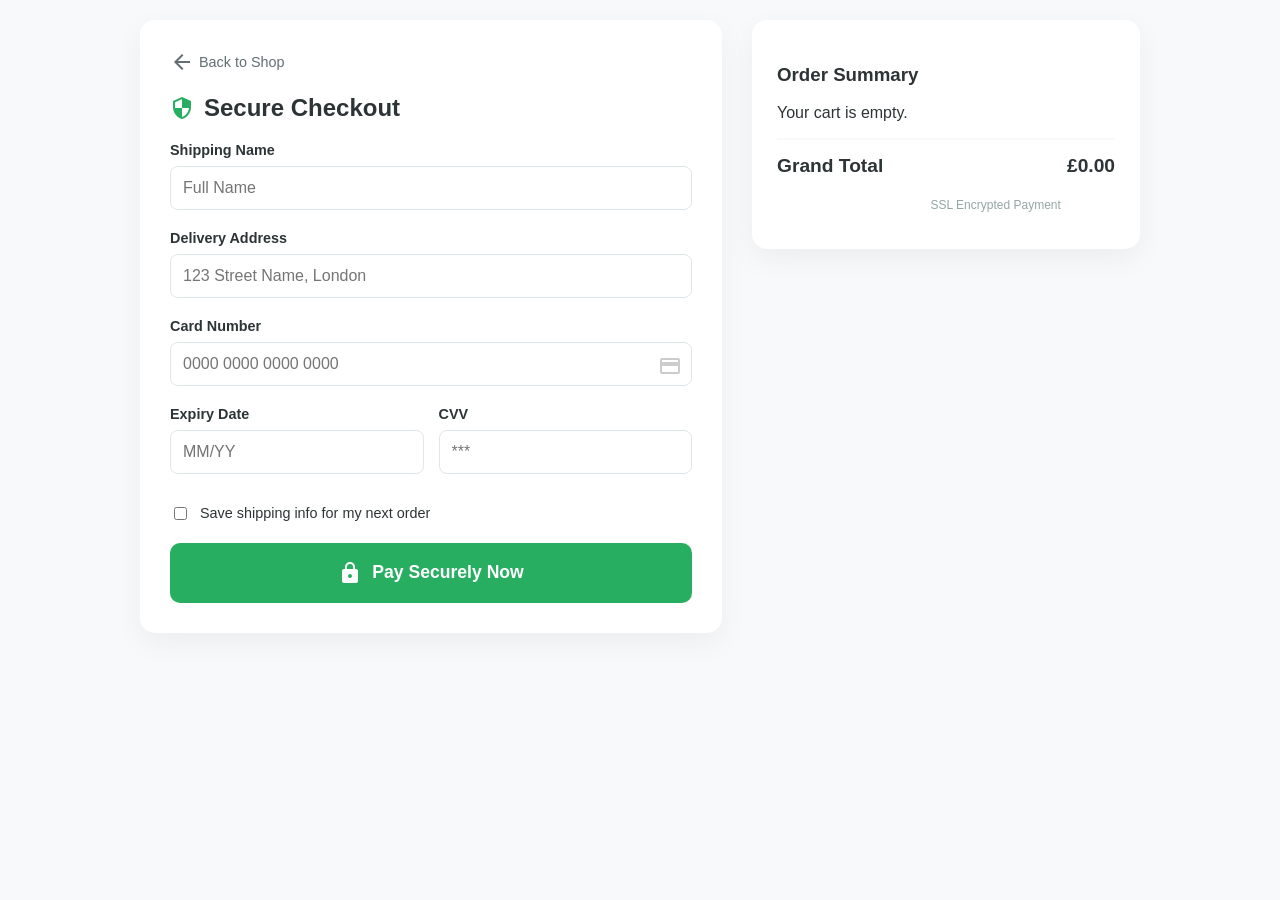
<file: payment.html>
<!DOCTYPE html>
<html lang="en">
<head>
    <meta charset="UTF-8">
    <meta name="viewport" content="width=device-width, initial-scale=1.0">
    <title>Secure Checkout - Emmanuel Super Store</title>
    <link rel="stylesheet" href="https://fonts.googleapis.com/icon?family=Material+Icons">
    
    <style>
        :root {
            --primary-green: #27ae60;
            --dark-text: #2d3436;
            --light-bg: #f8f9fa;
            --border: #dfe6e9;
            --shadow: 0 10px 30px rgba(0,0,0,0.05);
        }

        body {
            font-family: 'Segoe UI', sans-serif;
            background-color: var(--light-bg);
            margin: 0;
            padding: 20px;
            color: var(--dark-text);
        }

        .checkout-container {
            max-width: 1000px;
            margin: 0 auto;
            display: grid;
            grid-template-columns: 1.5fr 1fr;
            gap: 30px;
        }

        .card {
            background: white;
            padding: 30px;
            border-radius: 15px;
            box-shadow: var(--shadow);
        }

        .back-btn {
            text-decoration: none;
            color: #636e72;
            display: flex;
            align-items: center;
            gap: 5px;
            font-size: 0.9rem;
            margin-bottom: 20px;
        }

        h2 { margin-top: 0; display: flex; align-items: center; gap: 10px; }

        .input-group { margin-bottom: 20px; }
        label { display: block; margin-bottom: 8px; font-weight: 600; font-size: 0.9rem; }
        
        input {
            width: 100%;
            padding: 12px;
            border: 1px solid var(--border);
            border-radius: 8px;
            font-size: 1rem;
            box-sizing: border-box;
            outline: none;
            transition: 0.3s;
        }

        input:focus { border-color: var(--primary-green); box-shadow: 0 0 0 3px rgba(39, 174, 96, 0.1); }

        .row { display: flex; gap: 15px; }

        .pay-now-btn {
            width: 100%;
            background: var(--primary-green);
            color: white;
            border: none;
            padding: 18px;
            border-radius: 10px;
            font-size: 1.1rem;
            font-weight: bold;
            cursor: pointer;
            display: flex;
            align-items: center;
            justify-content: center;
            gap: 10px;
            transition: 0.3s;
        }

        .pay-now-btn:hover { background: #219150; transform: translateY(-2px); }

        .order-summary {
            background: white;
            padding: 25px;
            border-radius: 15px;
            box-shadow: var(--shadow);
            height: fit-content;
        }

        .summary-item {
            display: flex;
            justify-content: space-between;
            margin-bottom: 12px;
            font-size: 0.95rem;
        }

        .total-row {
            border-top: 2px solid var(--light-bg);
            margin-top: 15px;
            padding-top: 15px;
            font-weight: bold;
            font-size: 1.2rem;
        }

        .overlay {
            position: fixed; top: 0; left: 0; width: 100%; height: 100%;
            background: rgba(255,255,255,0.95);
            display: none; flex-direction: column; align-items: center; justify-content: center;
            z-index: 9999;
        }

        .spinner {
            width: 50px; height: 50px;
            border: 5px solid #f3f3f3;
            border-top: 5px solid var(--primary-green);
            border-radius: 50%;
            animation: spin 1s linear infinite;
        }

        @keyframes spin { 0% { transform: rotate(0deg); } 100% { transform: rotate(360deg); } }

        @media (max-width: 768px) {
            .checkout-container { grid-template-columns: 1fr; }
        }
    </style>
</head>
<body>

    <div class="checkout-container">
        <div class="card">
            <a href="index.html" class="back-btn"><i class="material-icons">arrow_back</i> Back to Shop</a>
            <h2><i class="material-icons" style="color:var(--primary-green)">security</i> Secure Checkout</h2>
            
            <form id="paymentForm" onsubmit="processOrder(event)">
                <div class="input-group">
                    <label>Shipping Name</label>
                    <input type="text" id="cust-name" placeholder="Full Name" required>
                </div>
                
                <div class="input-group">
                    <label>Delivery Address</label>
                    <input type="text" id="cust-address" placeholder="123 Street Name, London" required>
                </div>

                <div class="input-group">
                    <label>Card Number</label>
                    <div style="position:relative;">
                        <input type="text" id="card-number" placeholder="0000 0000 0000 0000" maxlength="16" required>
                        <i class="material-icons" style="position:absolute; right:10px; top:12px; color:#ccc;">credit_card</i>
                    </div>
                </div>

                <div class="row">
                    <div class="input-group" style="flex:1;">
                        <label>Expiry Date</label>
                        <input type="text" id="expiry" placeholder="MM/YY" maxlength="5" required>
                    </div>
                    <div class="input-group" style="flex:1;">
                        <label>CVV</label>
                        <input type="password" id="cvc" placeholder="***" maxlength="3" required>
                    </div>
                </div>
               <div class="input-group" style="display: flex; align-items: center; gap: 10px; margin-top: 10px;">
    <input type="checkbox" id="save-info" style="width: auto; cursor: pointer;">
    <label for="save-info" style="margin-bottom: 0; cursor: pointer; font-weight: normal;">Save shipping info for my next order</label>
</div>
                <button type="submit" class="pay-now-btn">
                    <i class="material-icons">lock</i> Pay Securely Now
                </button>
            </form>
        </div>

        <div class="order-summary">
            <h3>Order Summary</h3>
            <div id="summary-list"></div>
            <div class="total-row summary-item">
                <span>Grand Total</span>
                <span id="grand-total">£0.00</span>
            </div>
            <p style="font-size: 0.75rem; color: #95a5a6; margin-top: 20px; text-align: center;">
                <i class="material-icons" style="font-size: 12px;">verified</i> SSL Encrypted Payment
            </p>
        </div>
    </div>

    <div id="loadingOverlay" class="overlay">
        <div class="spinner"></div>
        <h3 style="margin-top:20px;">Processing Your Payment...</h3>
        <p>Sending your order to Emmanuel Store...</p>
    </div>

    <script>
        const CART_KEY = 'emmanuel_cart';
        let FINAL_TOTAL = 0;
        let ITEM_SUMMARY = "";
           function loadOrder() {
    // Check for saved info
    const savedName = localStorage.getItem('pref_name');
    const savedAddress = localStorage.getItem('pref_address');
    
    if (savedName) document.getElementById('cust-name').value = savedName;
    if (savedAddress) document.getElementById('cust-address').value = savedAddress;
    
    // ... rest of your existing loadOrder code ...
}
        // 1. LOAD CART ON PAGE START
        function loadOrder() {
            const cart = JSON.parse(localStorage.getItem(CART_KEY)) || [];
            const listDiv = document.getElementById('summary-list');
            const totalSpan = document.getElementById('grand-total');
            
            let total = 0;
            let names = [];
            listDiv.innerHTML = "";

            if(cart.length === 0) {
                listDiv.innerHTML = "<p>Your cart is empty.</p>";
                return;
            }

            cart.forEach(item => {
                const itemTotal = item.price * item.quantity;
                total += itemTotal;
                names.push(`${item.name} (x${item.quantity})`);
                listDiv.innerHTML += `
                    <div class="summary-item">
                        <span>${item.name} (x${item.quantity})</span>
                        <span>£${itemTotal.toFixed(2)}</span>
                    </div>`;
            });

            let delivery = total > 50 ? 0 : 5.00;
            FINAL_TOTAL = (total + delivery).toFixed(2);
            ITEM_SUMMARY = names.join(", ");

            listDiv.innerHTML += `
                <div class="summary-item" style="color:#27ae60;">
                    <span>Delivery</span>
                    <span>${delivery === 0 ? 'FREE' : '£' + delivery.toFixed(2)}</span>
                </div>`;

            totalSpan.innerText = `£${FINAL_TOTAL}`;
        }
          // Save info if checkbox is checked
const saveInfo = document.getElementById('save-info').checked;
if (saveInfo) {
    localStorage.setItem('pref_name', custName);
    localStorage.setItem('pref_address', custAddress);
} else {
    // Optional: Clear it if they uncheck it
    localStorage.removeItem('pref_name');
    localStorage.removeItem('pref_address');
}
        // 2. PROCESS FULL ORDER
        async function processOrder(event) {
            event.preventDefault();

            // A. VALIDATION (Luhn Check)
            const cardNum = document.getElementById('card-number').value.replace(/\s+/g, '');
            if (!luhnCheck(cardNum)) {
                alert("Invalid card number. Please check your details.");
                return;
            }

            // B. SHOW LOADING
            document.getElementById('loadingOverlay').style.display = 'flex';

            // C. PREPARE DATA
            const custName = document.getElementById('cust-name').value;
            const custAddress = document.getElementById('cust-address').value;
            const orderId = "EST-" + Math.floor(1000 + Math.random() * 9000);

            const sheetyData = {
                order: {
                    orderId: orderId,
                    customerName: custName,
                    address: custAddress,
                    total: FINAL_TOTAL,
                    items: ITEM_SUMMARY,
                    status: "Order Placed"
                }
            };

            // D. SEND TO SHEETY
            // IMPORTANT: Replace 'your-id' with your actual Sheety ID
            const sheetyUrl = 'https://api.sheety.co/your-id/emmanuelStore/orders';

            try {
                const response = await fetch(sheetyUrl, {
                    method: 'POST',
                    headers: { 'Content-Type': 'application/json' },
                    body: JSON.stringify(sheetyData)
                });

                if (response.ok) {
                    // E. SEND LIVE WHATSAPP NOTIFICATION TO YOU
                    const myNumber = "447342344033"; 
                    const msg = `🔔 NEW ORDER!\nID: ${orderId}\nName: ${custName}\nTotal: £${FINAL_TOTAL}\nItems: ${ITEM_SUMMARY}`;
                    window.open(`https://wa.me/${myNumber}?text=${encodeURIComponent(msg)}`, '_blank');

                    // F. CLEAR CART AND REDIRECT
                    localStorage.removeItem(CART_KEY);
                    alert("Payment Successful! Your order ID is " + orderId);
                    window.location.href = `track.html?id=${orderId}`;
                } else {
                    alert("Database Error. Check Sheety URL.");
                    document.getElementById('loadingOverlay').style.display = 'none';
                }
            } catch (err) {
                alert("Connection failed.");
                document.getElementById('loadingOverlay').style.display = 'none';
            }
        }

        // LUHN ALGORITHM FOR SECURITY
        function luhnCheck(val) {
            let sum = 0;
            for (let i = 0; i < val.length; i++) {
                let intVal = parseInt(val.substr(i, 1));
                if (i % 2 == val.length % 2) {
                    intVal *= 2;
                    if (intVal > 9) intVal -= 9;
                }
                sum += intVal;
            }
            return sum % 10 == 0;
        }

        window.onload = loadOrder;
    </script>
</body>
</html>
</file>
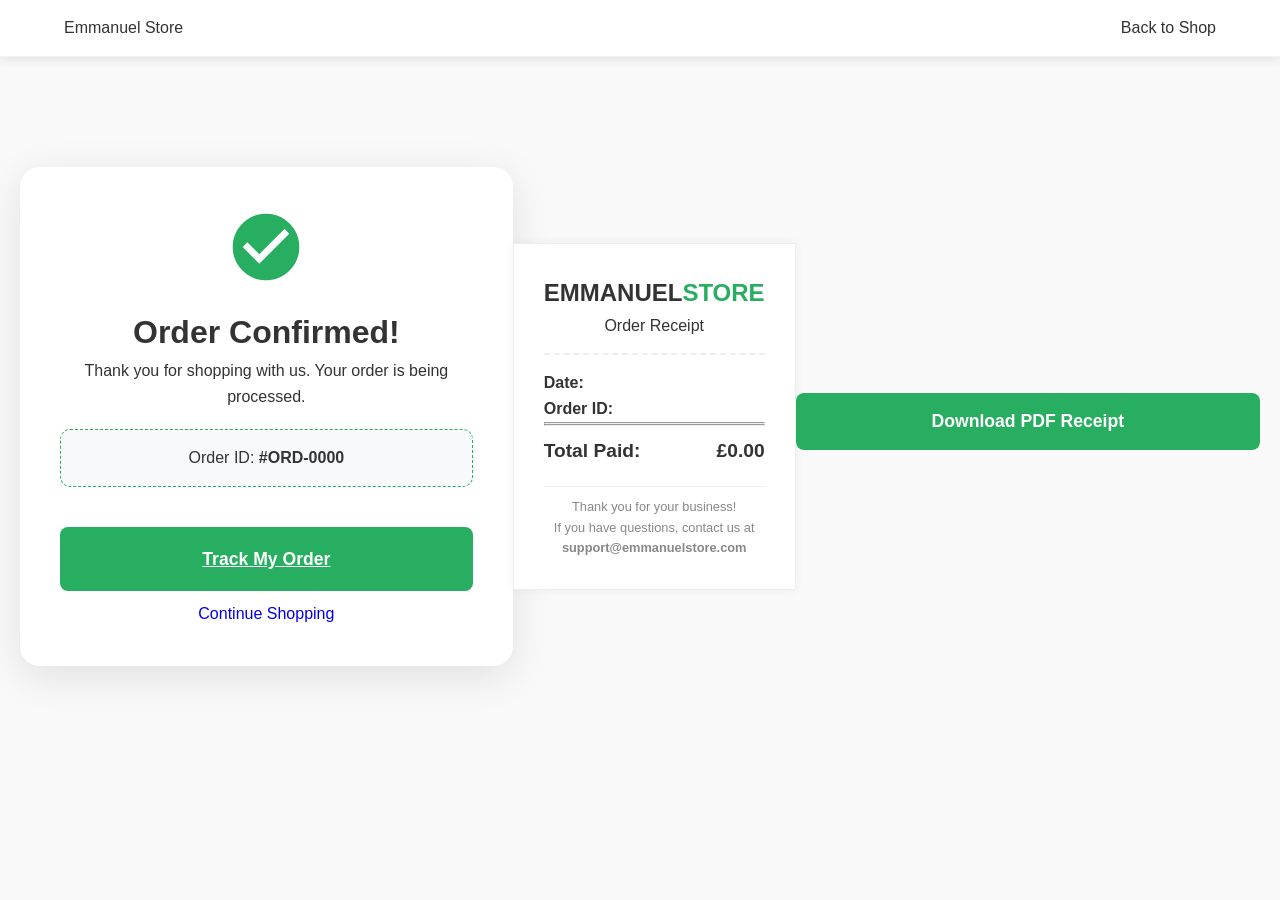
<file: sucess.html>
<!DOCTYPE html>
<html lang="en">
<head>
    <meta charset="UTF-8">
    <meta name="viewport" content="width=device-width, initial-scale=1.0">
    <title>Order Success | Emmanuel Store</title>
    <link rel="stylesheet" href="style.css">
    <link rel="stylesheet" href="https://fonts.googleapis.com/icon?family=Material+Icons">
</head>
<style>
    .success-container {
    display: flex;
    justify-content: center;
    align-items: center;
    min-height: 80vh;
    padding: 20px;
}

.success-card {
    background: white;
    padding: 40px;
    border-radius: 20px;
    box-shadow: 0 10px 40px rgba(0,0,0,0.1);
    text-align: center;
    max-width: 500px;
    width: 100%;
}

.success-icon i {
    font-size: 80px;
    color: #27ae60;
    margin-bottom: 20px;
}

.order-info {
    background: #f8f9fa;
    padding: 15px;
    border-radius: 10px;
    margin: 20px 0;
    border: 1px dashed #27ae60;
}

.summary-box {
    text-align: left;
    margin-bottom: 30px;
    font-size: 0.9rem;
    color: #555;
}

.summary-box ul {
    list-style: none;
    padding: 0;
}

.summary-box li {
    padding: 5px 0;
    border-bottom: 1px solid #eee;
}

.success-actions {
    display: flex;
    flex-direction: column;
    gap: 10px;
}
.receipt-container {
    max-width: 400px;
    margin: 20px auto;
    background: #fff;
    padding: 30px;
    border: 1px solid #eee;
    font-family: 'Courier New', Courier, monospace; /* Classic receipt font */
    box-shadow: 0 0 10px rgba(0,0,0,0.05);
}

.receipt-header {
    text-align: center;
    border-bottom: 2px dashed #eee;
    padding-bottom: 15px;
    margin-bottom: 15px;
}

.receipt-header span { color: #27ae60; }

.receipt-total {
    display: flex;
    justify-content: space-between;
    font-size: 1.2rem;
    font-weight: bold;
    margin-top: 10px;
}

.receipt-footer {
    text-align: center;
    font-size: 0.8rem;
    color: #888;
    margin-top: 20px;
    border-top: 1px solid #eee;
    padding-top: 10px;
}

/* Hide button when printing the receipt */
@media print {
    .checkout-btn, .navbar, .main-footer {
        display: none;
    }
}
</style>
<body>
    <nav class="navbar">
        <div class="logo">Emmanuel <span>Store</span></div>
        <a href="index.html" class="standard-link">Back to Shop</a>
    </nav>

    <main class="success-container">
        <div class="success-card">
            <div class="success-icon">
                <i class="material-icons">check_circle</i>
            </div>
            <h1>Order Confirmed!</h1>
            <p>Thank you for shopping with us. Your order is being processed.</p>
            
            <div class="order-info">
                <span>Order ID:</span>
                <strong id="display-order-id">#ORD-0000</strong>
            </div>

            <div id="order-summary" class="summary-box">
                </div>

            <div class="success-actions">
                <a href="you.html" class="checkout-btn">Track My Order</a>
                <a href="index.html" class="clear-btn" style="text-decoration:none; display:inline-block; text-align:center;">Continue Shopping</a>
            </div>
        </div>
        <div class="receipt-container" id="receipt">
    <div class="receipt-header">
        <h2>EMMANUEL<span>STORE</span></h2>
        <p>Order Receipt</p>
    </div>
    
    <div class="receipt-body">
        <p><strong>Date:</strong> <span id="receipt-date"></span></p>
        <p><strong>Order ID:</strong> <span id="receipt-id"></span></p>
        <hr>
        <div id="receipt-items">
            </div>
        <hr>
        <div class="receipt-total">
            <span>Total Paid:</span>
            <span id="receipt-total-amount">£0.00</span>
        </div>
    </div>

    <div class="receipt-footer">
        <p>Thank you for your business!</p>
        <p>If you have questions, contact us at <strong>support@emmanuelstore.com</strong></p>
    </div>
</div>

<button class="checkout-btn" onclick="window.print()">Download PDF Receipt</button>
    </main>

    <script>
        // ICT Logic: Retrieve the data we saved during checkout
        document.addEventListener('DOMContentLoaded', () => {
            const orderId = localStorage.getItem('last_order_id');
            const cart = JSON.parse(localStorage.getItem('emmanuel_cart')) || [];
            const summaryDiv = document.getElementById('order-summary');
            
            if(orderId) {
                document.getElementById('display-order-id').innerText = orderId;
            }

            if(cart.length > 0) {
                let html = '<h4>Items Purchased:</h4><ul>';
                cart.forEach(item => {
                    html += `<li>${item.name} (x${item.quantity}) - £${(item.price * item.quantity).toFixed(2)}</li>`;
                });
                html += '</ul>';
                summaryDiv.innerHTML = html;
            }
            
            // Clear the cart after showing success so they don't buy twice!
            localStorage.removeItem('emmanuel_cart');
        });
        document.addEventListener('DOMContentLoaded', () => {
    const orderId = localStorage.getItem('last_order_id');
    const cart = JSON.parse(localStorage.getItem('emmanuel_cart')) || []; // Note: In success.html we clear this AFTER showing it
    
    const date = new Date().toLocaleDateString();
    
    if (orderId) {
        document.getElementById('receipt-id').innerText = orderId;
        document.getElementById('receipt-date').innerText = date;
        
        let itemsHTML = "";
        let total = 0;
        
        cart.forEach(item => {
            const itemTotal = item.price * item.quantity;
            total += itemTotal;
            itemsHTML += `<div style="display:flex; justify-content:space-between; margin-bottom:5px;">
                            <span>${item.name} (x${item.quantity})</span>
                            <span>£${itemTotal.toFixed(2)}</span>
                          </div>`;
        });
        
        document.getElementById('receipt-items').innerHTML = itemsHTML;
        document.getElementById('receipt-total-amount').innerText = "£" + total.toFixed(2);
    }
});
    </script>
</body>
</html>
</file>
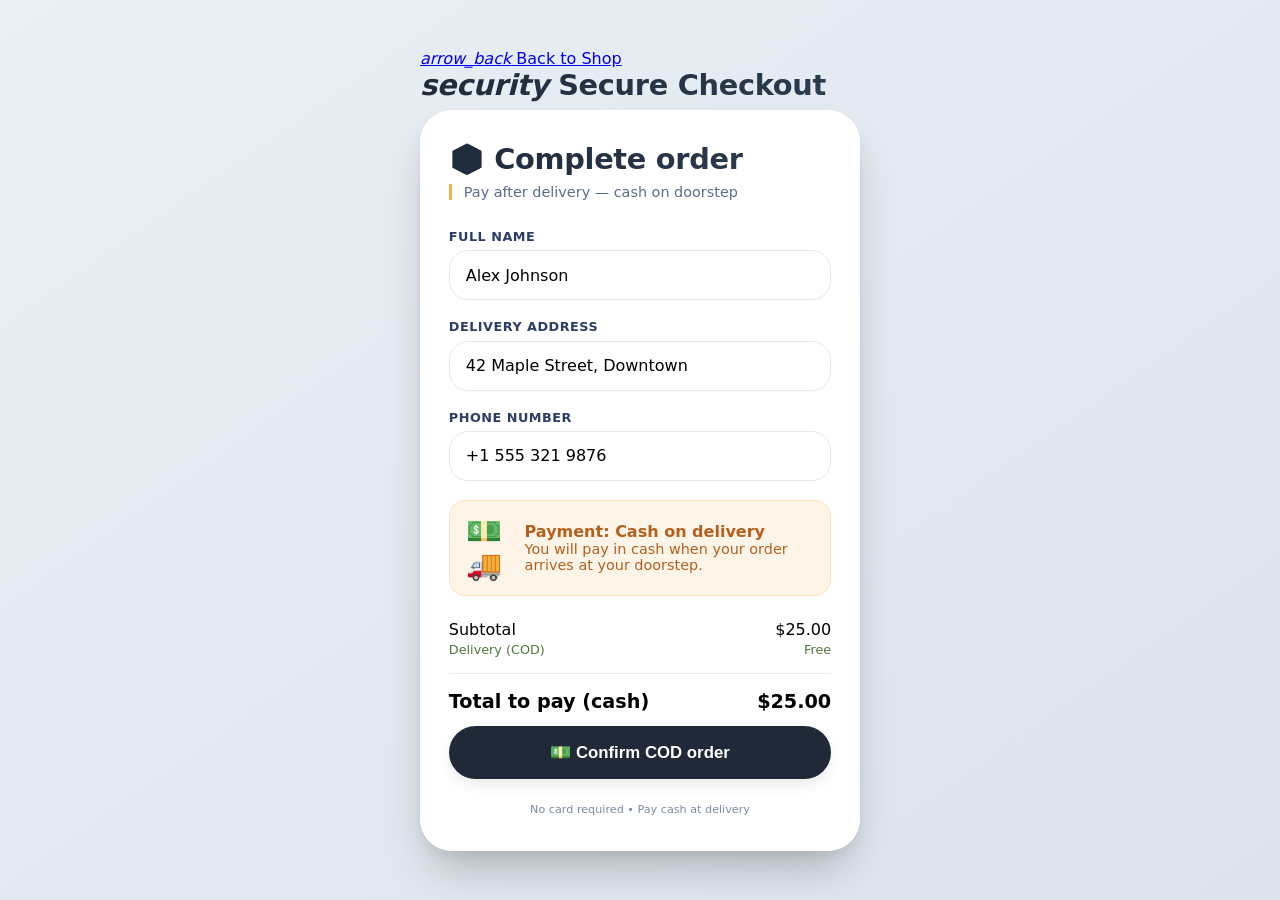
<file: test.html>
<!DOCTYPE html>
<html lang="en">
<head>
  <meta charset="UTF-8">
  <meta name="viewport" content="width=device-width, initial-scale=1.0, user-scalable=yes">
  <title>SwiftCart | Cash on Delivery</title>
  <style>
    * {
      margin: 0;
      padding: 0;
      box-sizing: border-box;
    }

    body {
      font-family: 'Inter', system-ui, -apple-system, 'Segoe UI', Roboto, Helvetica, Arial, sans-serif;
      background: linear-gradient(145deg, #e9eff5 0%, #dce3ec 100%);
      min-height: 100vh;
      display: flex;
      align-items: center;
      justify-content: center;
      padding: 1.5rem;
    }

    /* main card container */
    .payment-card {
      background: rgba(255, 255, 255, 0.98);
      backdrop-filter: blur(0px);
      max-width: 440px;
      width: 100%;
      border-radius: 2rem;
      box-shadow: 0 25px 45px -12px rgba(0, 0, 0, 0.25), 0 4px 12px rgba(0, 0, 0, 0.05);
      transition: all 0.3s ease;
      overflow: hidden;
    }

    .card-inner {
      padding: 2rem 1.8rem 2.2rem;
    }

    /* form & success shared elements */
    h2 {
      font-size: 1.8rem;
      font-weight: 600;
      letter-spacing: -0.3px;
      background: linear-gradient(135deg, #1F2A3A, #2C3E50);
      background-clip: text;
      -webkit-background-clip: text;
      color: transparent;
      margin-bottom: 0.5rem;
    }

    .subhead {
      color: #5b6e8c;
      font-size: 0.9rem;
      margin-bottom: 1.8rem;
      border-left: 3px solid #f5b042;
      padding-left: 0.75rem;
    }

    .input-group {
      margin-bottom: 1.2rem;
      text-align: left;
    }

    .input-group label {
      display: block;
      font-size: 0.8rem;
      font-weight: 600;
      text-transform: uppercase;
      letter-spacing: 0.5px;
      color: #2c3e66;
      margin-bottom: 0.4rem;
    }

    .input-box {
      width: 100%;
      padding: 0.9rem 1rem;
      border: 1.5px solid #e2e8f0;
      border-radius: 1.2rem;
      font-size: 1rem;
      background-color: #ffffff;
      transition: all 0.2s;
      font-family: inherit;
      outline: none;
      box-shadow: 0 1px 2px rgba(0,0,0,0.02);
    }

    .input-box:focus {
      border-color: #f5b042;
      box-shadow: 0 0 0 3px rgba(245, 176, 66, 0.2);
    }

    /* delivery highlight */
    .cod-badge {
      background: #fef5e8;
      border-radius: 1rem;
      padding: 0.8rem 1rem;
      margin: 1.2rem 0 1.5rem;
      display: flex;
      align-items: center;
      gap: 12px;
      border: 1px solid #ffe1b3;
    }

    .cod-badge span:first-child {
      font-size: 1.8rem;
    }

    .cod-badge .cod-text {
      font-size: 0.9rem;
      font-weight: 500;
      color: #b45f1b;
    }

    .cod-badge .cod-text strong {
      font-weight: 800;
      display: block;
      font-size: 1rem;
    }

    #pay-button {
      width: 100%;
      padding: 1rem;
      background: #1f2937;
      border: none;
      border-radius: 2rem;
      font-size: 1.05rem;
      font-weight: 700;
      color: white;
      cursor: pointer;
      transition: all 0.25s ease;
      margin-top: 0.8rem;
      display: flex;
      align-items: center;
      justify-content: center;
      gap: 10px;
      box-shadow: 0 6px 14px rgba(0, 0, 0, 0.08);
    }

    #pay-button:hover:not(:disabled) {
      background: #f5a623;
      transform: scale(1.01);
      box-shadow: 0 12px 20px -8px rgba(245, 166, 35, 0.4);
    }

    #pay-button:disabled {
      background: #9aa9bb;
      cursor: default;
      opacity: 0.7;
      transform: none;
    }

    /* success state (cash after delivery confirmation) */
    #success-state {
      display: none;
      opacity: 0;
      transform: translateY(25px);
      transition: all 0.55s cubic-bezier(0.2, 0.9, 0.4, 1.1);
      text-align: center;
    }

    .success-icon {
      width: 85px;
      height: 85px;
      background: #28a745;
      border-radius: 50%;
      display: flex;
      align-items: center;
      justify-content: center;
      margin: 0 auto 1.2rem;
      font-size: 2.8rem;
      color: white;
      box-shadow: 0 10px 20px -5px rgba(40, 167, 69, 0.4);
    }

    .cash-note {
      background: #fef9e6;
      padding: 1rem;
      border-radius: 1.2rem;
      margin: 1.2rem 0 1rem;
      border-left: 5px solid #f5b042;
      font-weight: 500;
      color: #6b4c1a;
    }

    .done-btn {
      background: #2c3e50;
      padding: 0.9rem;
      border-radius: 2rem;
      font-weight: 600;
      border: none;
      color: white;
      width: 100%;
      cursor: pointer;
      transition: background 0.2s;
      font-size: 1rem;
    }

    .done-btn:hover {
      background: #1f2c38;
    }

    /* utility classes */
    .hidden {
      display: none !important;
    }

    .visible {
      display: block !important;
      opacity: 1 !important;
      transform: translateY(0) !important;
    }

    /* simple loader spinner */
    .spinner {
      display: inline-block;
      width: 18px;
      height: 18px;
      border: 2px solid rgba(255,255,255,0.3);
      border-radius: 50%;
      border-top-color: white;
      animation: spin 0.7s linear infinite;
    }

    @keyframes spin {
      to { transform: rotate(360deg); }
    }

    hr {
      margin: 1rem 0;
      border: 0;
      height: 1px;
      background: #e9edf2;
    }

    footer {
      font-size: 0.7rem;
      text-align: center;
      color: #7c8ba0;
      margin-top: 1.5rem;
    }
  </style>
</head>
<body>
    <div class="checkout-container">
        <div class="card">
            <a href="index.html" class="back-btn"><i class="material-icons">arrow_back</i> Back to Shop</a>
            <h2><i class="material-icons" style="color:var(--primary-green)">security</i> Secure Checkout</h2>
<div class="payment-card" id="main-card">
  <div class="card-inner">
    <!-- ========== FORM STATE: Cash on Delivery checkout ========== -->
    <div id="payment-form">
      <h2>📦 Complete order</h2>
      <div class="subhead">Pay after delivery — cash on doorstep</div>

      <!-- Customer details (basic validation demo) -->
      <div class="input-group">
        <label>Full name</label>
        <input type="text" class="input-box" id="fullName" placeholder="John Carter" autocomplete="name">
      </div>

      <div class="input-group">
        <label>Delivery address</label>
        <input type="text" class="input-box" id="address" placeholder="Street, City, Postal code" autocomplete="shipping address-line1">
      </div>

      <div class="input-group">
        <label>Phone number</label>
        <input type="tel" class="input-box" id="phone" placeholder="+1 234 567 8900" autocomplete="tel">
      </div>

      <!-- CASH ON DELIVERY explicit badge & instruction -->
      <div class="cod-badge">
        <span>💵🚚</span>
        <div class="cod-text">
          <strong>Payment: Cash on delivery</strong>
          You will pay in cash when your order arrives at your doorstep.
        </div>
      </div>

      <!-- order summary mock -->
      <div style="display: flex; justify-content: space-between; font-weight: 500; margin: 0.5rem 0 0.2rem;">
        <span>Subtotal</span>
        <span>$25.00</span>
      </div>
      <div style="display: flex; justify-content: space-between; font-size: 0.8rem; color: #527a3b;">
        <span>Delivery (COD)</span>
        <span>Free</span>
      </div>
      <hr>
      <div style="display: flex; justify-content: space-between; font-weight: 800; font-size: 1.2rem;">
        <span>Total to pay (cash)</span>
        <span>$25.00</span>
      </div>

      <button id="pay-button" onclick="processCashOnDelivery()">
        💵 Confirm COD order
      </button>
      <footer>No card required • Pay cash at delivery</footer>
    </div>

    <!-- ========== SUCCESS STATE: "Payment will be cash after delivery" message ========== -->
    <div id="success-state">
      <div class="success-icon">
        🚚✨
      </div>
      <h2 style="font-size: 1.7rem; margin-bottom: 0.2rem;">Order confirmed!</h2>
      <p style="color: #3c5a7d; margin-bottom: 0.5rem;">Your order is being prepared.</p>
      
      <div class="cash-note">
        <strong>💵 Payment method: Cash on delivery</strong><br>
        Please keep <strong>$25.00 in cash</strong> ready. You'll pay when our courier delivers your package.
      </div>
      
      <div style="background: #f0f4fa; border-radius: 1rem; padding: 0.8rem; margin: 1rem 0; text-align: left;">
        <span style="font-weight: 600;">📦 Delivery summary:</span><br>
        <span id="summaryName" style="font-size: 0.9rem;">—</span><br>
        <span id="summaryAddr" style="font-size: 0.9rem;">—</span>
      </div>
      
      <button class="done-btn" onclick="resetToCheckout()">
        ✅ Done — back to shop
      </button>
      <footer style="margin-top: 1rem;">Cash payment collected upon arrival</footer>
    </div>
  </div>
</div>

<script>
  // helper: get DOM elements
  const formDiv = document.getElementById('payment-form');
  const successDiv = document.getElementById('success-state');
  const payBtn = document.getElementById('pay-button');

  // Input fields
  const nameInput = document.getElementById('fullName');
  const addressInput = document.getElementById('address');
  const phoneInput = document.getElementById('phone');

  // For dynamic summary inside success card
  const summaryNameSpan = document.getElementById('summaryName');
  const summaryAddrSpan = document.getElementById('summaryAddr');

  // Function to validate basic fields (non-empty for demo)
  function validateCheckoutFields() {
    const name = nameInput ? nameInput.value.trim() : '';
    const address = addressInput ? addressInput.value.trim() : '';
    const phone = phoneInput ? phoneInput.value.trim() : '';
    
    let missing = [];
    if (!name) missing.push('Full name');
    if (!address) missing.push('Delivery address');
    if (!phone) missing.push('Phone number');
    
    if (missing.length > 0) {
      alert(`❗ Please fill in: ${missing.join(', ')} to confirm Cash on Delivery order.`);
      return false;
    }
    // simple phone regex (any non-empty + at least 5 digits approximate)
    const phoneDigits = phone.replace(/[\s\-\(\)\+]/g, '');
    if (phoneDigits.length < 5) {
      alert('📞 Please enter a valid phone number for delivery contact.');
      return false;
    }
    return true;
  }

  // Main function: process "Cash on delivery" order confirmation
  // This simulates placing order, and then shows success interface
  // with explicit note that payment is cash after delivery.
  function processCashOnDelivery() {
    // 1. validate delivery info (COD still requires address/name/phone for demo)
    if (!validateCheckoutFields()) {
      return;   // stop if validation fails
    }

    // 2. Get data for summary preview
    const customerName = nameInput.value.trim();
    const deliveryAddress = addressInput.value.trim();
    const customerPhone = phoneInput.value.trim();

    // 3. Show "processing" state on button (simulate order placement)
    const originalBtnText = payBtn.innerHTML;
    payBtn.innerHTML = '<span class="spinner"></span> Placing COD order...';
    payBtn.disabled = true;

    // 4. Simulate network / order processing delay (1.5 seconds)
    //    After that, transition to success state with "cash after delivery" message
    setTimeout(() => {
      // Update the success card summary fields (so user sees their delivery details)
      if (summaryNameSpan && summaryAddrSpan) {
        summaryNameSpan.innerHTML = `👤 ${customerName} &nbsp;| 📞 ${customerPhone}`;
        summaryAddrSpan.innerHTML = `📍 ${deliveryAddress}`;
      } else {
        // fallback
        if (summaryNameSpan) summaryNameSpan.innerText = `${customerName} | ${customerPhone}`;
        if (summaryAddrSpan) summaryAddrSpan.innerText = deliveryAddress;
      }

      // Hide the payment form with elegant transition
      formDiv.classList.add('hidden');
      
      // Ensure success div is ready and apply visible class (triggers fade + slide)
      // Before showing, we make sure success-state is not hidden but display block via visible class.
      successDiv.classList.remove('hidden');   // ensures it's not display: none (but we rely on .visible)
      // Use a tiny forced reflow to make animation smooth
      void successDiv.offsetWidth;
      successDiv.classList.add('visible');
      
      // Also reset button state after transition (but form is hidden, no problem)
      // Not necessary to re-enable pay button because form is hidden now.
    }, 1500); // 1.5 sec delay - feels like order confirmation, payment method is COD
  }

  // Reset function: reload the checkout view while keeping the same page flow
  // This allows user to "place another order" or go back to shopping without full page reload.
  function resetToCheckout() {
    // Hide success state with animation removal
    successDiv.classList.remove('visible');
    // After transition ends, set display none properly and show form
    const onTransitionEnd = () => {
      successDiv.classList.add('hidden');
      // Reset form fields (optional clear or keep values? we'll keep them to avoid refilling but you can reset)
      // We'll also re-enable pay button and reset its text
      payBtn.innerHTML = '💵 Confirm COD order';
      payBtn.disabled = false;
      
      // Clear any potential error styles, show form again
      formDiv.classList.remove('hidden');
      
      // Optionally clear the success summary dynamic fields but not necessary
      // also ensure any leftover transitions
      successDiv.removeEventListener('transitionend', onTransitionEnd);
    };
    
    successDiv.addEventListener('transitionend', onTransitionEnd, { once: true });
    // fallback: if transition never fires (edge case)
    setTimeout(() => {
      if (successDiv.classList.contains('visible')) {
        // still visible? force cleanup
        successDiv.classList.remove('visible');
        successDiv.classList.add('hidden');
        formDiv.classList.remove('hidden');
        payBtn.innerHTML = '💵 Confirm COD order';
        payBtn.disabled = false;
      }
    }, 400);
  }

  // Additional live UX: prevent accidental enter key submit on form? not needed, but add minor guard
  // Allow users to press enter on any field to trigger COD order (convenience)
  const inputFields = [nameInput, addressInput, phoneInput];
  inputFields.forEach(field => {
    if (field) {
      field.addEventListener('keypress', (e) => {
        if (e.key === 'Enter') {
          e.preventDefault();
          // only if the form is visible and button enabled
          if (formDiv && !formDiv.classList.contains('hidden') && payBtn && !payBtn.disabled) {
            processCashOnDelivery();
          }
        }
      });
    }
  });

  // Edge case: if someone tries to click on pay button while already processing? handled by disabled attr.
  // Also set initial state: ensure success state is hidden and form is visible.
  window.addEventListener('DOMContentLoaded', () => {
    // Guarantee correct initial state (in case of any residual)
    formDiv.classList.remove('hidden');
    successDiv.classList.remove('visible');
    successDiv.classList.add('hidden');
    if (payBtn) {
      payBtn.disabled = false;
      payBtn.innerHTML = '💵 Confirm COD order';
    }
    // optional: prefill demo data for better UX (example default values but not mandatory)
    if (nameInput && !nameInput.value) nameInput.value = 'Alex Johnson';
    if (addressInput && !addressInput.value) addressInput.value = '42 Maple Street, Downtown';
    if (phoneInput && !phoneInput.value) phoneInput.value = '+1 555 321 9876';
  });
</script>
</body>
</html>
</file>
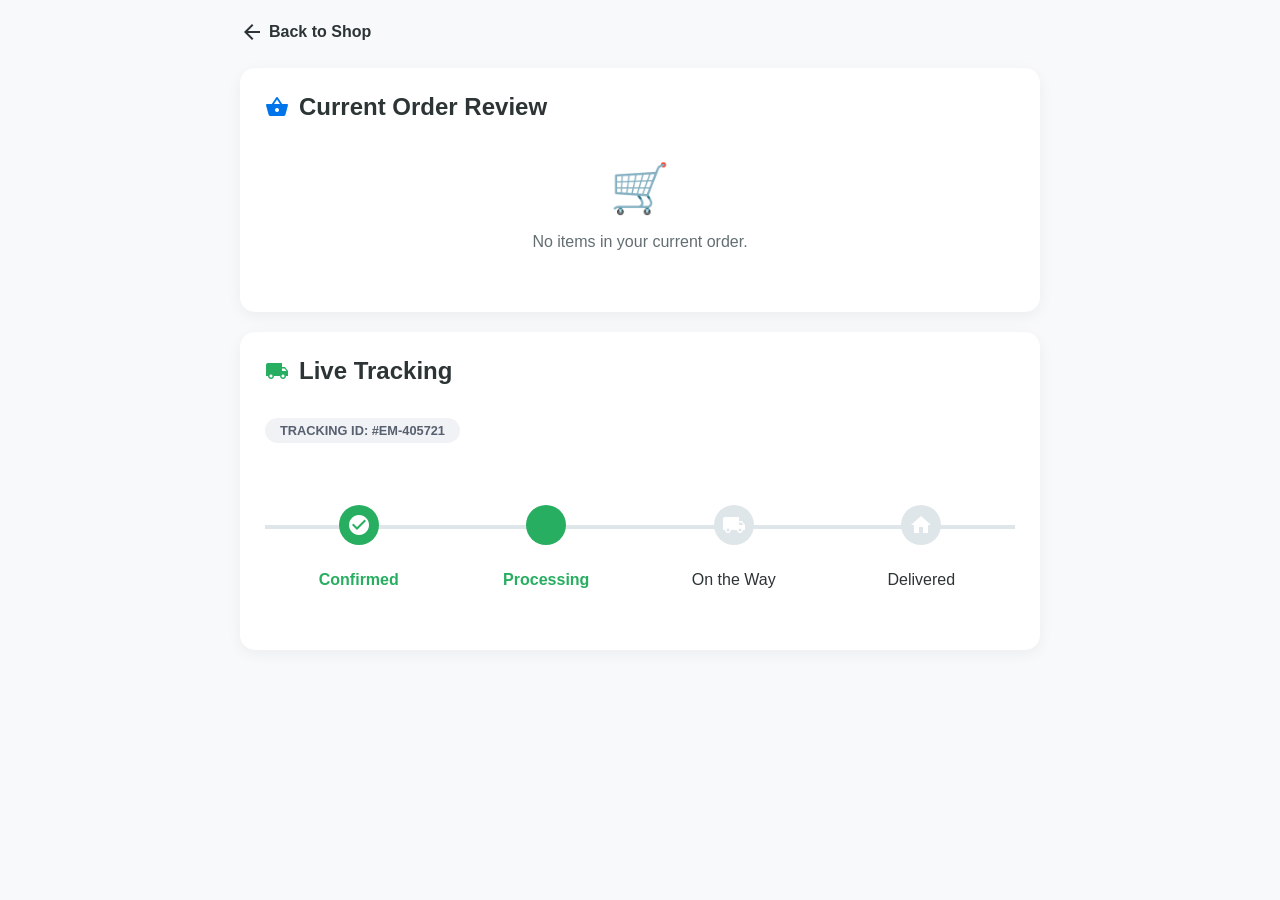
<file: you.html>
<!DOCTYPE html>
<html lang="en">
<head>
    <meta charset="UTF-8">
    <meta name="viewport" content="width=device-width, initial-scale=1.0">
    <title>My Orders - Emmanuel Store</title>
    <link rel="stylesheet" href="https://fonts.googleapis.com/icon?family=Material+Icons">
    <style>
        :root {
            --primary: #2d3436;
            --accent: #0075eb;
            --success: #27ae60;
            --bg: #f8f9fa;
            --danger: #d63031;
        }

        body { font-family: 'Segoe UI', sans-serif; background: var(--bg); margin: 0; padding: 20px; color: var(--primary); }
        .container { max-width: 800px; margin: 0 auto; }
        
        /* Navigation styling */
        .navigation-box { margin-bottom: 20px; }
        .back-btn { 
            text-decoration: none; 
            color: var(--primary); 
            font-weight: bold; 
            display: inline-flex; 
            align-items: center; 
            gap: 5px; 
            transition: 0.3s;
        }
        .back-btn:hover { color: var(--accent); transform: translateX(-5px); }

        .card { background: white; padding: 25px; border-radius: 15px; box-shadow: 0 4px 15px rgba(0,0,0,0.05); margin-bottom: 20px; }
        
        .item-row { display: flex; justify-content: space-between; align-items: center; padding: 12px 0; border-bottom: 1px solid #eee; }
        .delete-btn { color: var(--danger); cursor: pointer; transition: 0.2s; }
        .delete-btn:hover { transform: scale(1.2); color: #ff7675; }

        /* Tracking Timeline */
        .track-wrapper { margin-top: 30px; padding: 20px 0; }
        .track-bar { display: flex; justify-content: space-between; position: relative; }
        .track-bar::before { content: ''; position: absolute; top: 20px; left: 0; width: 100%; height: 4px; background: #dfe6e9; z-index: 1; }
        
        .step { position: relative; z-index: 2; text-align: center; width: 25%; }
        .step i { background: #dfe6e9; color: white; width: 40px; height: 40px; line-height: 40px; border-radius: 50%; display: inline-block; margin-bottom: 10px; transition: 0.4s; }
        
        .step.active i { background: var(--success); }
        .step.active p { color: var(--success); font-weight: bold; }
        
        /* Summary Text */
        .summary-line { display: flex; justify-content: flex-end; gap: 20px; margin-top: 10px; font-size: 0.9rem; color: #636e72; }
    </style>
</head>
<body>

<div class="container">
    <div class="navigation-box">
        <a href="index.html" class="back-btn">
            <i class="material-icons">arrow_back</i> Back to Shop
        </a>
    </div>

    <div class="card">
        <h2 style="display:flex; align-items:center; gap:10px; margin-top:0;">
            <i class="material-icons" style="color:var(--accent)">shopping_basket</i>
            Current Order Review
        </h2>
        <div id="reviewList"></div>
        
        <div id="priceSummary" style="margin-top:20px; border-top: 2px solid #eee; padding-top: 15px;">
            <div class="summary-line"><span>Subtotal:</span> <span id="subTotal">£0.00</span></div>
            <div class="summary-line"><span>Delivery Fee:</span> <span id="deliveryFee">£0.00</span></div>
            <div class="summary-line" style="font-size: 1.3rem; color: var(--primary); font-weight: bold;">
                <span>Grand Total:</span> <span id="reviewTotal">£0.00</span>
            </div>
        </div>
    </div>

    <div class="card">
        <h2 style="display:flex; align-items:center; gap:10px; margin-top:0;">
            <i class="material-icons" style="color:var(--success)">local_shipping</i>
            Live Tracking
        </h2>
        <p id="orderNumber" style="background: #f1f2f6; display: inline-block; padding: 5px 15px; border-radius: 20px; font-size: 0.8rem; font-weight: bold; color: #57606f;"></p>
        
        <div class="track-wrapper">
            <div class="track-bar">
                <div class="step active">
                    <i class="material-icons">check_circle</i>
                    <p>Confirmed</p>
                </div>
                <div class="step active">
                    <i class="material-icons">inventory_2</i>
                    <p>Processing</p>
                </div>
                <div class="step" id="shipStep">
                    <i class="material-icons">local_shipping</i>
                    <p>On the Way</p>
                </div>
                <div class="step" id="deliverStep">
                    <i class="material-icons">home</i>
                    <p>Delivered</p>
                </div>
            </div>
        </div>
    </div>
</div>

<script>
    // Note: Make sure the key matches your main script! 
    // You used 'emmanuel_cart' in your first message, and 'emmanuel_store_cart' in this one.
    // I am setting it to 'emmanuel_cart' to match your main shop script.
    const CART_KEY = 'emmanuel_cart';
    let cart = JSON.parse(localStorage.getItem(CART_KEY)) || [];

    function renderReview() {
        const listDiv = document.getElementById('reviewList');
        const subDisp = document.getElementById('subTotal');
        const feeDisp = document.getElementById('deliveryFee');
        const totalDisp = document.getElementById('reviewTotal');
        
        if (cart.length === 0) {
            listDiv.innerHTML = `
                <div style='text-align:center; color:#636e72; padding: 20px;'>
                    <p style="font-size:3rem; margin:0;">🛒</p>
                    <p>No items in your current order.</p>
                </div>`;
            document.getElementById('priceSummary').style.display = 'none';
            return;
        }

        document.getElementById('priceSummary').style.display = 'block';
        let subtotal = 0;
        listDiv.innerHTML = "";

        cart.forEach((item, index) => {
            // Check if price is a number, if not, try to clean it
            let price = typeof item.price === 'number' ? item.price : parseFloat(item.price);
            subtotal += price * (item.quantity || 1);
            
            listDiv.innerHTML += `
                <div class="item-row">
                    <div>
                        <span style="display:block; font-weight:bold;">${item.name} ${item.quantity > 1 ? '(x'+item.quantity+')' : ''}</span>
                        <span style="color:var(--accent); font-size: 0.9rem;">£${price.toFixed(2)}</span>
                    </div>
                    <i class="material-icons delete-btn" title="Remove Item" onclick="deleteFromReview(${index})">delete_outline</i>
                </div>
            `;
        });

        // Your Delivery logic
        let shipping = (subtotal > 0 && subtotal < 50) ? 5.00 : 0.00;
        
        subDisp.innerText = `£${subtotal.toFixed(2)}`;
        feeDisp.innerText = shipping > 0 ? `£${shipping.toFixed(2)}` : "FREE";
        totalDisp.innerText = `£${(subtotal + shipping).toFixed(2)}`;
    }

    function deleteFromReview(index) {
        if(confirm("Remove this item from your order review?")) {
            cart.splice(index, 1);
            localStorage.setItem(CART_KEY, JSON.stringify(cart));
            renderReview();
        }
    }

    document.getElementById('orderNumber').innerText = "TRACKING ID: #EM-" + Math.floor(100000 + Math.random() * 900000);

    window.onload = () => {
        renderReview();
        
        setTimeout(() => {
            const ship = document.getElementById('shipStep');
            if(ship) ship.classList.add('active');
        }, 4000);
        
        setTimeout(() => {
            const deliver = document.getElementById('deliverStep');
            if(deliver) deliver.classList.add('active');
        }, 8000);
    };
</script>

</body>
</html>
</file>
<file: style.css>
/* 1. RESET & BASE STYLES */
* {
    margin: 0;
    padding: 0;
    box-sizing: border-box;
    font-family: 'Segoe UI', Tahoma, Geneva, Verdana, sans-serif;
}

body {
    background-color: #f9f9f9;
    color: #333;
    line-height: 1.6;
}

/* 2. NAVIGATION (GLASS EFFECT) */
.navbar {
    display: flex;
    justify-content: space-between;
    align-items: center;
    padding: 15px 5%;
    background: rgba(255, 255, 255, 0.9);
    backdrop-filter: blur(10px);
    border-bottom: 1px solid rgba(0,0,0,0.05);
    position: sticky;
    top: 0;
    z-index: 1000;
}

.nav-links {
    display: flex;
    gap: 20px;
    list-style: none;
}

.nav-links a {
    text-decoration: none;
    color: #333;
    font-weight: 600;
    transition: color 0.3s;
}

.nav-links a:hover {
    color: #27ae60;
}

.search-container {
    flex-grow: 1;
    margin: 0 30px;
    max-width: 400px;
}

#search-input {
    width: 100%;
    padding: 10px 15px;
    border-radius: 20px;
    border: 1px solid #ddd;
    outline: none;
}

/* 3. HERO & FILTERS */
.hero {
    background-color: #eee;
    padding: 40px 5%;
    text-align: center;
}

.category-filters {
    display: flex;
    justify-content: center;
    flex-wrap: wrap;
    gap: 10px;
    margin: 30px 0;
}

.filter-btn {
    padding: 8px 20px;
    border: 1px solid #333;
    background: white;
    border-radius: 20px;
    cursor: pointer;
    transition: 0.3s;
}

.filter-btn.active, .filter-btn:hover {
    background: #333;
    color: white;
}

/* 4. PRODUCT GRID */
.product-container {
    display: grid;
    grid-template-columns: repeat(auto-fill, minmax(280px, 1fr));
    gap: 25px;
    padding: 20px 5%;
}

.product-card {
    background: white;
    border: 1px solid #ddd;
    padding: 20px;
    text-align: center;
    border-radius: 12px;
    transition: transform 0.2s, box-shadow 0.2s;
}

.product-card:hover {
    transform: translateY(-5px);
    box-shadow: 0 10px 20px rgba(0,0,0,0.1);
}

.product-image {
    background-color: #f0f0f0;
    height: 180px;
    border-radius: 8px;
    margin-bottom: 15px;
}

.price {
    color: #27ae60;
    font-size: 1.2rem;
    font-weight: bold;
    margin: 10px 0;
}

/* 5. BUTTONS */
.product-actions {
    display: flex;
    gap: 10px;
    margin-top: 15px;
}

.add-to-cart {
    flex: 1;
    background-color: #27ae60;
    color: white;
    border: none;
    padding: 12px;
    cursor: pointer;
    border-radius: 50px;
    font-weight: bold;
    transition: all 0.2s ease;
}

.add-to-cart:hover {
    background-color: #219150;
    transform: translateY(-2px);
    box-shadow: 0 5px 15px rgba(39, 174, 96, 0.3);
}

.whatsapp-inquiry-btn {
    flex: 1;
    background-color: #25D366;
    color: white;
    border: none;
    padding: 10px;
    border-radius: 6px;
    cursor: pointer;
    font-weight: 600;
    display: flex;
    align-items: center;
    justify-content: center;
    gap: 5px;
    transition: 0.3s;
}

/* 6. CART SIDEBAR */
.cart-sidebar {
    position: fixed;
    top: 0;
    right: -450px; /* Hidden */
    width: 400px;
    max-width: 90vw;
    height: 100%;
    background: #ffffff;
    box-shadow: -10px 0 30px rgba(0,0,0,0.1);
    transition: 0.4s cubic-bezier(0.25, 1, 0.5, 1);
    z-index: 2000; /* Above Navbar */
    display: flex;
    flex-direction: column;
}

/* Use .active or .open based on your JS */
.cart-sidebar.active, .cart-sidebar.open {
    right: 0;
}

.cart-header {
    padding: 25px;
    background: #000;
    color: white;
    display: flex;
    justify-content: space-between;
    align-items: center;
}

#cart-items {
    flex-grow: 1;
    overflow-y: auto;
    padding: 20px;
    background: #fdfdfd;
}

.cart-footer {
    padding: 25px;
    border-top: 1px solid #eee;
    background: #000;
    color: white;
}

.checkout-btn {
    width: 100%;
    background: #27ae60;
    color: white;
    border: none;
    padding: 18px;
    border-radius: 8px;
    font-size: 1.1rem;
    font-weight: bold;
    cursor: pointer;
    margin-top: 10px;
}

.cart-overlay {
    position: fixed;
    top: 0;
    left: 0;
    width: 100%;
    height: 100%;
    background: rgba(0,0,0,0.5);
    z-index: 1500;
    display: none;
}

.cart-overlay.active {
    display: block;
}

/* 7. MEGA MENU */
.category-dropdown {
    position: relative;
    display: inline-block;
}

.mega-menu {
    display: flex;
    position: absolute;
    top: 100%;
    left: 0;
    width: 700px;
    background: white;
    box-shadow: 0 10px 30px rgba(0,0,0,0.15);
    z-index: 1000;
    border-radius: 8px;
    overflow: hidden;
    visibility: hidden;
    opacity: 0;
    transform: translateY(-15px);
    transition: all 0.4s ease;
    pointer-events: none;
}

.category-dropdown:hover .mega-menu {
    visibility: visible;
    opacity: 1;
    transform: translateY(0);
    pointer-events: auto;
}

.mega-sidebar { width: 200px; background: #f4f4f4; padding: 10px 0; }
.mega-content { flex: 1; padding: 20px; }

.mega-grid {
    display: grid;
    grid-template-columns: repeat(4, 1fr);
    gap: 15px;
}

.mega-grid-item { text-align: center; transition: 0.3s; }
.mega-grid-item img { width: 70px; height: 70px; border-radius: 50%; object-fit: cover; }
.mega-grid-item:hover { transform: translateY(-5px); }

/* 8. FAQ SECTION */
.faq-section { max-width: 800px; margin: 50px auto; padding: 0 20px; }
.faq-item { border-bottom: 1px solid #eee; }
.faq-question {
    width: 100%; padding: 20px 0; background: none; border: none;
    display: flex; justify-content: space-between; cursor: pointer;
    font-weight: 600; text-align: left;
}
.faq-answer {
    max-height: 0; overflow: hidden; transition: max-height 0.3s ease-in-out;
    color: #666;
}
.faq-item.active .faq-answer { max-height: 500px; }

/* 9. UTILITIES & MOBILE */
#backToTop {
    position: fixed; bottom: 30px; right: 30px; width: 50px; height: 50px;
    background: #000; color: #fff; border: none; border-radius: 50%;
    display: none; z-index: 1001; cursor: pointer;
}

@media (max-width: 768px) {
    .cart-sidebar { width: 100%; }
    .search-container { display: none; }
    .mega-menu { width: 100vw; position: fixed; left: 0; flex-direction: column; }
}
/* Container to give them some space */
.link-container {
    display: flex;
    gap: 20px;
    padding: 20px;
}

/* The "Normal" Professional Look */
.standard-link {
    text-decoration: none; /* Removes the default underline */
    color: #333333;       /* Professional dark grey/black */
    font-size: 16px;
    font-weight: 500;
    transition: all 0.3s ease; /* Makes the color change smooth */
    position: relative;
}

/* The Hover State (When the mouse touches it) */
.standard-link:hover {
    color: #27ae60;       /* Changes to your brand green */
}

/* Adding a "Stylish" underline that only appears on hover */
.standard-link::after {
    content: '';
    position: absolute;
    width: 0;
    height: 2px;
    bottom: -2px;
    left: 0;
    background-color: #27ae60;
    transition: width 0.3s ease;
}

.standard-link:hover::after {
    width: 100%; /* Line grows from 0 to 100% */
}
.navbar {
    display: flex;
    justify-content: space-between;
    align-items: center;
    padding: 15px 5%;
    background: #fff;
    box-shadow: 0 2px 10px rgba(0,0,0,0.1);
    position: sticky;
    top: 0;
    z-index: 1000;
}

.search-container {
    flex: 0 1 400px; /* This makes the search bar wide but not too wide */
    display: flex;
    align-items: center;
    background: #f1f1f1;
    padding: 8px 15px;
    border-radius: 25px;
    margin: 0 20px;
}

.search-container input {
    border: none;
    background: none;
    outline: none;
    width: 100%;
    padding-left: 10px;
    font-size: 14px;
}

.search-container i {
    color: #888;
}
.voice-btn {
    cursor: pointer;
    color: #27ae60;
    padding: 5px;
    border-radius: 50%;
    transition: all 0.3s ease;
}

.voice-btn:hover {
    background: #e8f5e9;
    transform: scale(1.1);
}

/* Animation when the mic is "listening" */
.voice-btn.listening {
    color: #e74c3c;
    animation: voicePulse 1.5s infinite;
}

@keyframes voicePulse {
    0% { box-shadow: 0 0 0 0 rgba(231, 76, 60, 0.4); }
    70% { box-shadow: 0 0 0 10px rgba(231, 76, 60, 0); }
    100% { box-shadow: 0 0 0 0 rgba(231, 76, 60, 0); }
}
</file>
